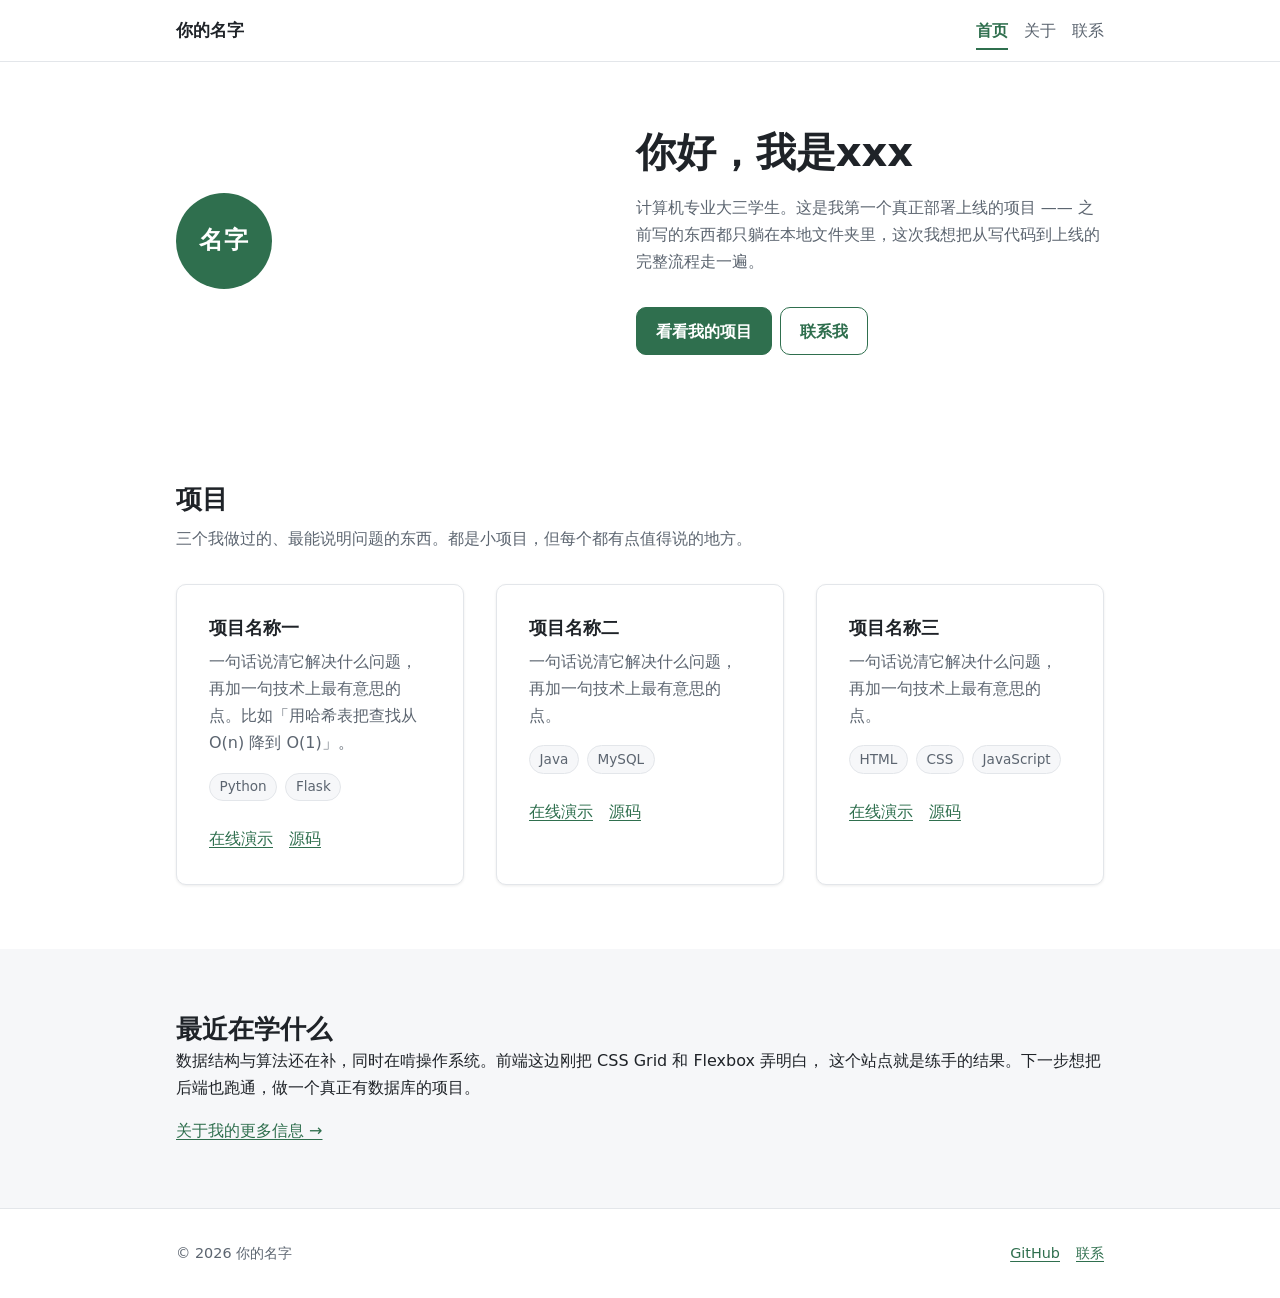
<file: index.html>
<!DOCTYPE html>
<html lang="zh-CN">
<head>
  <meta charset="UTF-8">
  <meta name="viewport" content="width=device-width, initial-scale=1">
  <title>你的名字 — 计算机专业学生</title>
  <meta name="description" content="计算机专业大三学生的个人主页，展示课程项目与练手作品。">
  <link rel="icon" href="favicon.svg">
  <link rel="stylesheet" href="styles/main.css">
  <script defer src="js/main.js"></script>
</head>
<body>
  <a class="skip-link" href="#main">跳到主要内容</a>

  <!-- NAV: 三页保持一致 -->
  <header class="site-header">
    <div class="container header-inner">
      <a class="brand" href="index.html">你的名字</a>

      <button class="nav-toggle" type="button" aria-expanded="false" aria-controls="site-nav">
        <span class="visually-hidden">切换导航菜单</span>
        <span class="nav-toggle-bar" aria-hidden="true"></span>
        <span class="nav-toggle-bar" aria-hidden="true"></span>
        <span class="nav-toggle-bar" aria-hidden="true"></span>
      </button>

      <nav class="nav" id="site-nav" aria-label="主导航">
        <ul class="nav-list">
          <li><a href="index.html" aria-current="page">首页</a></li>
          <li><a href="about.html">关于</a></li>
          <li><a href="contact.html">联系</a></li>
        </ul>
      </nav>
    </div>
  </header>

  <main id="main">
    <section class="hero">
      <div class="container hero-inner">
        <div class="hero-text">
          <h1>你好，我是<b>xxx</b></h1>
          <p class="hero-lead">
            计算机专业大三学生。这是我第一个真正部署上线的项目 ——
            之前写的东西都只躺在本地文件夹里，这次我想把从写代码到上线的完整流程走一遍。
          </p>
          <div class="btn-row">
            <a class="btn" href="#projects">看看我的项目</a>
            <a class="btn btn-ghost" href="contact.html">联系我</a>
          </div>
        </div>
        <!-- 用首字母代替照片，这样第一版不需要任何图片文件。以后换成 <img> 即可。 -->
        <div class="avatar" aria-hidden="true">名字</div>
      </div>
    </section>

    <section class="section" id="projects">
      <div class="container">
        <h2>项目</h2>
        <p class="section-lead">三个我做过的、最能说明问题的东西。都是小项目，但每个都有点值得说的地方。</p>

        <div class="project-grid">
          <!-- TODO: 换成你真实的项目 -->
          <article class="project-card">
            <h3>项目名称一</h3>
            <p>一句话说清它解决什么问题，再加一句技术上最有意思的点。比如「用哈希表把查找从 O(n) 降到 O(1)」。</p>
            <ul class="tag-list">
              <li class="tag">Python</li>
              <li class="tag">Flask</li>
            </ul>
            <p class="card-links">
              <!-- TODO: 真实演示地址 -->
              <a href="#">在线演示</a>
              <!-- TODO: 真实仓库地址 -->
              <a href="#">源码</a>
            </p>
          </article>

          <article class="project-card">
            <h3>项目名称二</h3>
            <p>一句话说清它解决什么问题，再加一句技术上最有意思的点。</p>
            <ul class="tag-list">
              <li class="tag">Java</li>
              <li class="tag">MySQL</li>
            </ul>
            <p class="card-links">
              <a href="#">在线演示</a>
              <a href="#">源码</a>
            </p>
          </article>

          <article class="project-card">
            <h3>项目名称三</h3>
            <p>一句话说清它解决什么问题，再加一句技术上最有意思的点。</p>
            <ul class="tag-list">
              <li class="tag">HTML</li>
              <li class="tag">CSS</li>
              <li class="tag">JavaScript</li>
            </ul>
            <p class="card-links">
              <a href="#">在线演示</a>
              <a href="#">源码</a>
            </p>
          </article>
        </div>
      </div>
    </section>

    <section class="section section-surface">
      <div class="container">
        <h2>最近在学什么</h2>
        <p>
          <!-- TODO: 换成你真实的近况 -->
          数据结构与算法还在补，同时在啃操作系统。前端这边刚把 CSS Grid 和 Flexbox 弄明白，
          这个站点就是练手的结果。下一步想把后端也跑通，做一个真正有数据库的项目。
        </p>
        <p><a href="about.html">关于我的更多信息 →</a></p>
      </div>
    </section>
  </main>

  <!-- FOOTER: 三页保持一致 -->
  <footer class="site-footer">
    <div class="container footer-inner">
      <p>© <span id="year">2026</span> 你的名字</p>
      <ul class="footer-links">
        <li><a href="https://github.com/xchs-666">GitHub</a></li>
        <li><a href="contact.html">联系</a></li>
      </ul>
    </div>
  </footer>
</body>
</html>
</file>
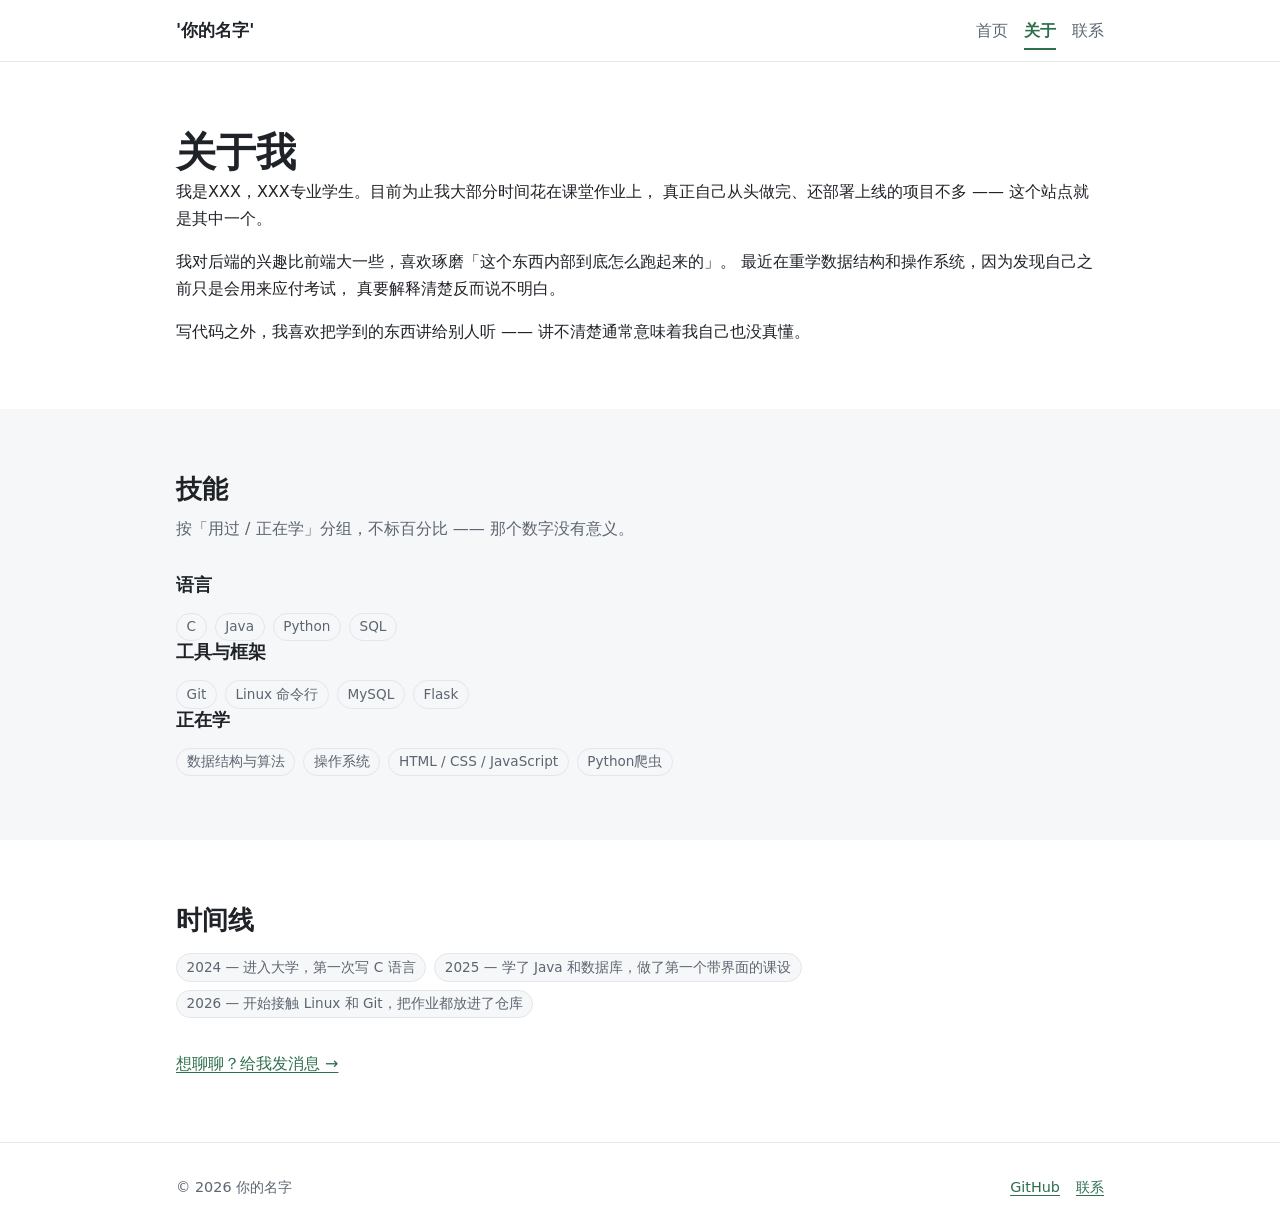
<file: about.html>
<!DOCTYPE html>
<html lang="zh-CN">
<head>
  <meta charset="UTF-8">
  <meta name="viewport" content="width=device-width, initial-scale=1">
  <title>关于 — 你的名字</title>
  <meta name="description" content="关于你的名字：计算机专业大三学生，正在学习什么、做过什么。">
  <link rel="icon" href="favicon.svg">
  <link rel="stylesheet" href="styles/main.css">
  <script defer src="js/main.js"></script>
</head>
<body>
  <a class="skip-link" href="#main">跳到主要内容</a>

  <!-- NAV: 三页保持一致 -->
  <header class="site-header">
    <div class="container header-inner">
      <a class="brand" href="index.html">'你的名字'</a>

      <button class="nav-toggle" type="button" aria-expanded="false" aria-controls="site-nav">
        <span class="visually-hidden">切换导航菜单</span>
        <span class="nav-toggle-bar" aria-hidden="true"></span>
        <span class="nav-toggle-bar" aria-hidden="true"></span>
        <span class="nav-toggle-bar" aria-hidden="true"></span>
      </button>

      <nav class="nav" id="site-nav" aria-label="主导航">
        <ul class="nav-list">
          <li><a href="index.html">首页</a></li>
          <li><a href="about.html" aria-current="page">关于</a></li>
          <li><a href="contact.html">联系</a></li>
        </ul>
      </nav>
    </div>
  </header>

  <main id="main">
    <section class="section">
      <div class="container">
        <h1>关于我</h1>

        <!-- TODO: 全部换成你自己的话。别写得像简历模板，具体一点。 -->
        <p>
          我是XXX，XXX专业学生。目前为止我大部分时间花在课堂作业上，
          真正自己从头做完、还部署上线的项目不多 —— 这个站点就是其中一个。
        </p>
        <p>
          我对后端的兴趣比前端大一些，喜欢琢磨「这个东西内部到底怎么跑起来的」。
          最近在重学数据结构和操作系统，因为发现自己之前只是会用来应付考试，
          真要解释清楚反而说不明白。
        </p>
        <p>
          写代码之外，我喜欢把学到的东西讲给别人听 —— 讲不清楚通常意味着我自己也没真懂。
        </p>
      </div>
    </section>

    <section class="section section-surface">
      <div class="container">
        <h2>技能</h2>
        <p class="section-lead">按「用过 / 正在学」分组，不标百分比 —— 那个数字没有意义。</p>

        <!-- TODO: 换成你真实学过的语言和工具，不会的就别写 -->
        <h3>语言</h3>
        <ul class="tag-list">
          <li class="tag">C</li>
          <li class="tag">Java</li>
          <li class="tag">Python</li>
          <li class="tag">SQL</li>
        </ul>

        <h3>工具与框架</h3>
        <ul class="tag-list">
          <li class="tag">Git</li>
          <li class="tag">Linux 命令行</li>
          <li class="tag">MySQL</li>
          <li class="tag">Flask</li>
        </ul>

        <h3>正在学</h3>
        <ul class="tag-list">
          <li class="tag">数据结构与算法</li>
          <li class="tag">操作系统</li>
          <li class="tag">HTML / CSS / JavaScript</li>
          <li class="tag">Python爬虫</li>
        </ul>
      </div>
    </section>

    <section class="section">
      <div class="container">
        <h2>时间线</h2>
        <!-- TODO: 换成你真实的经历，3~5 条即可。一条一行，不要写成长段落。 -->
        <ul class="tag-list">
          <li class="tag">2024 — 进入大学，第一次写 C 语言</li>
          <li class="tag">2025 — 学了 Java 和数据库，做了第一个带界面的课设</li>
          <li class="tag">2026 — 开始接触 Linux 和 Git，把作业都放进了仓库</li>
        </ul>

        <div class="btn-row">
          <a href="contact.html">想聊聊？给我发消息 →</a>
        </div>
      </div>
    </section>
  </main>

  <!-- FOOTER: 三页保持一致 -->
  <footer class="site-footer">
    <div class="container footer-inner">
      <p>© <span id="year">2026</span> 你的名字</p>
      <ul class="footer-links">
        <li><a href="https://github.com/xchs-666">GitHub</a></li>
        <li><a href="contact.html">联系</a></li>
      </ul>
    </div>
  </footer>
</body>
</html>
</file>
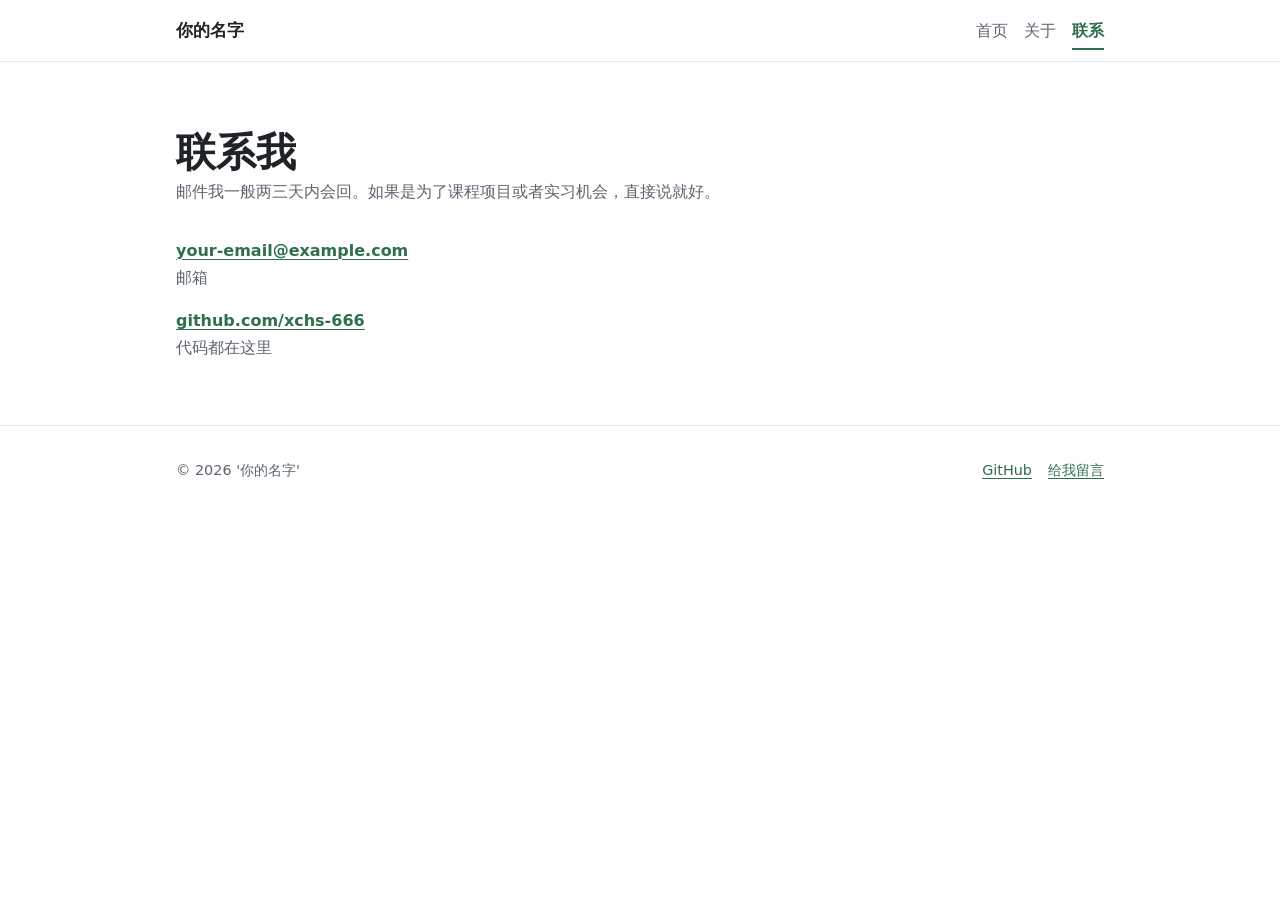
<file: contact.html>
<!DOCTYPE html>
<html lang="zh-CN">
<head>
  <meta charset="UTF-8">
  <meta name="viewport" content="width=device-width, initial-scale=1">
  <title>联系 — xxx</title>
  <meta name="description" content="通过邮箱或 GitHub 联系你的名字。">
  <link rel="icon" href="favicon.svg">
  <link rel="stylesheet" href="styles/main.css">
  <script defer src="js/main.js"></script>
</head>
<body>
  <a class="skip-link" href="#main">跳到主要内容</a>

  <!-- NAV: 三页保持一致 -->
  <header class="site-header">
    <div class="container header-inner">
      <a class="brand" href="index.html">你的名字</a>

      <button class="nav-toggle" type="button" aria-expanded="false" aria-controls="site-nav">
        <span class="visually-hidden">切换导航菜单</span>
        <span class="nav-toggle-bar" aria-hidden="true"></span>
        <span class="nav-toggle-bar" aria-hidden="true"></span>
        <span class="nav-toggle-bar" aria-hidden="true"></span>
      </button>

      <nav class="nav" id="site-nav" aria-label="主导航">
        <ul class="nav-list">
          <li><a href="index.html">首页</a></li>
          <li><a href="about.html">关于</a></li>
          <li><a href="contact.html" aria-current="page">联系</a></li>
        </ul>
      </nav>
    </div>
  </header>

  <main id="main">
    <section class="section">
      <div class="container">
        <h1>联系我</h1>
        <p class="muted">
          邮件我一般两三天内会回。如果是为了课程项目或者实习机会，直接说就好。
        </p>

        <!--
          这里没有留言表单 —— 静态站点收不到表单提交，
          放一个点了没反应的表单比不放更糟。
          直接给邮箱和主页链接是更实在的做法。
        -->
        <ul class="contact-list">
          <li>
            <!-- TODO: 换成你的邮箱。
                 提醒：明文邮箱放在公开页面上会被爬虫抓。建议用专门的邮箱地址，
                 或者只留 GitHub 链接。 -->
            <a href="mailto:your-email@example.com">your-email@example.com</a>
            <p class="muted">邮箱</p>
          </li>
          <li>
            <!-- TODO: 换成你的 GitHub 主页 -->
            <a href="https://github.com/xchs-666">github.com/xchs-666</a>
            <p class="muted">代码都在这里</p>
          </li>
        </ul>
      </div>
    </section>
  </main>

  <!-- FOOTER: 三页保持一致 -->
  <footer class="site-footer">
    <div class="container footer-inner">
      <p>© <span id="year">2026</span> '你的名字'</p>
      <ul class="footer-links">
        <li><a href="https://github.com/xchs-666">GitHub</a></li>
        <li><a href="leave_a_message.html">给我留言</a></li>
      </ul>
    </div>
  </footer>
</body>
</html>
</file>
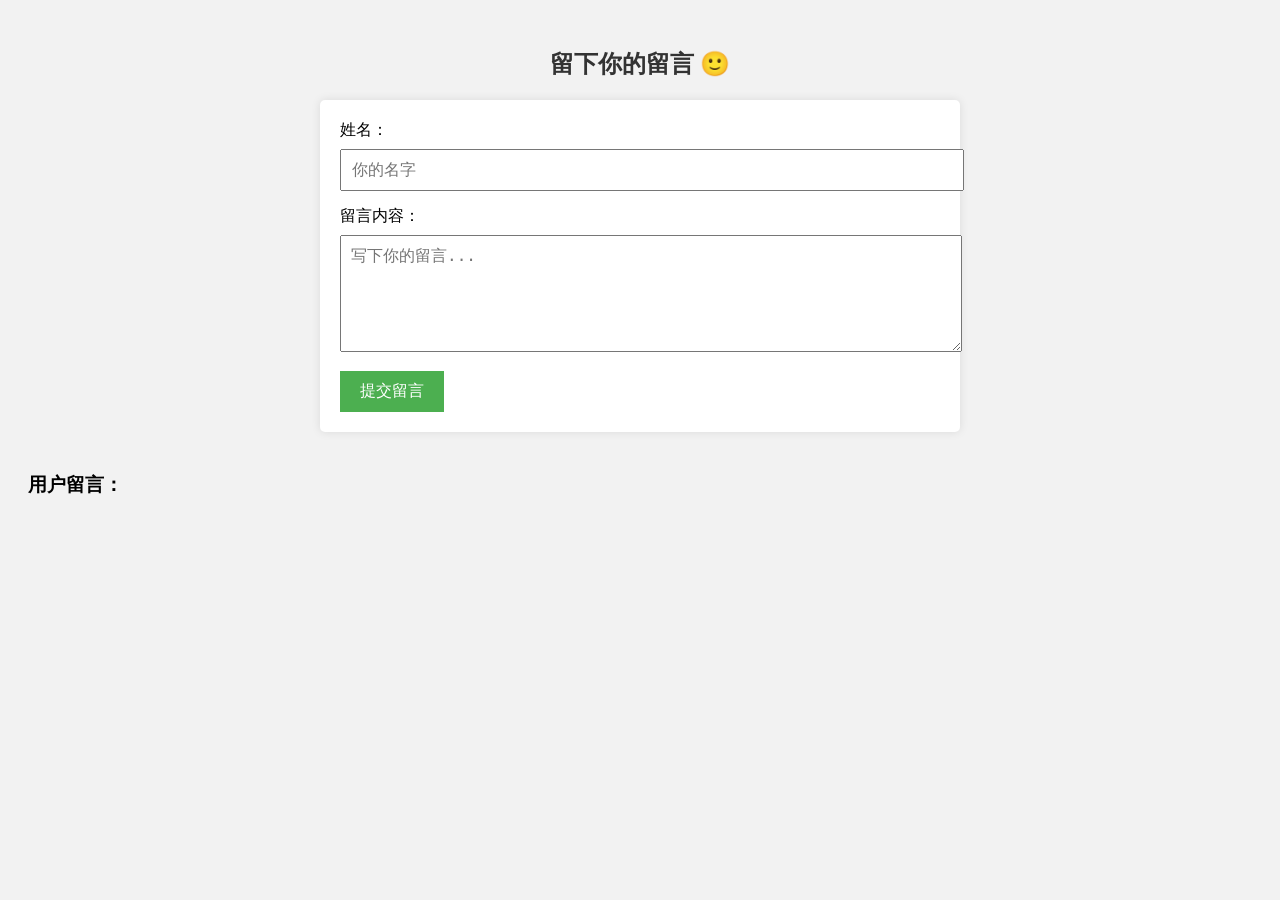
<file: leave_a_message.html>
<!DOCTYPE html>
<html lang="zh">
<head>
  <meta charset="UTF-8">
  <title>留言页面</title>
  <style>
    body {
      font-family: Arial, sans-serif;
      background: #f2f2f2;
      padding: 20px;
    }
    h2 {
      color: #333;
      text-align: center;
    }
    form {
      max-width: 600px;
      margin: 0 auto;
      background: white;
      padding: 20px;
      border-radius: 5px;
      box-shadow: 0 0 10px rgba(0,0,0,0.1);
    }
    label {
      display: block;
      margin-bottom: 8px;
    }
    input, textarea {
      width: 100%;
      margin-bottom: 15px;
      padding: 10px;
      font-size: 16px;
    }
    button {
      padding: 10px 20px;
      font-size: 16px;
      background: #4caf50;
      color: white;
      border: none;
      cursor: pointer;
    }
    button:hover {
      background: #45a049;
    }
  </style>
</head>
<body>
  <h2>留下你的留言 🙂</h2>
  <form id="messageForm">
    <label for="name">姓名：</label>
    <input type="text" id="name" name="name" placeholder="你的名字" required />

    <label for="message">留言内容：</label>
    <textarea id="message" name="message" rows="5" placeholder="写下你的留言..." required></textarea>

    <button type="submit">提交留言</button>
  </form>

  <h3 style="margin-top: 40px;">用户留言：</h3>
  <div id="messages"></div>

  <script>
    const form = document.getElementById('messageForm');
    const messagesDiv = document.getElementById('messages');

    form.addEventListener('submit', function (e) {
      e.preventDefault();

      const name = document.getElementById('name').value;
      const message = document.getElementById('message').value;

      const entry = `<div><strong>${name}:</strong> ${message}</div>`;
      messagesDiv.innerHTML += entry;

      // 清空输入框
      form.reset();

      // 保存留言到 local storage（这是“保存”的方式，但 GitHub 不保存）
      localStorage.setItem('messages', JSON.stringify([...JSON.parse(localStorage.getItem('messages') || '[]'), { name, message }]));
    });

    // 页面加载时读取留言
    window.onload = function () {
      const messages = JSON.parse(localStorage.getItem('messages') || '[]');
      messages.forEach(msg => {
        const entry = `<div><strong>${msg.name}:</strong> ${msg.message}</div>`;
        messagesDiv.innerHTML += entry;
      });
    };
  </script>
</body>
</html>
</file>
<file: styles/main.css>
/* ==========================================================================
   1. Reset & base
   ========================================================================== */

*,
*::before,
*::after {
  box-sizing: border-box;
}

html {
  -webkit-text-size-adjust: 100%;
}

body,
h1, h2, h3, p, ul, figure {
  margin: 0;
}

ul {
  padding: 0;
  list-style: none;
}

img {
  max-width: 100%;
  display: block;
}


/* ==========================================================================
   2. Design tokens
   所有颜色、间距、字号都从这里取。改一处，全站跟着变。
   ========================================================================== */

:root {
  /* 颜色 */
  --color-bg:      #ffffff;
  --color-surface: #f6f7f9;
  --color-text:    #1f2328;
  --color-muted:   #5c6570;
  --color-accent:  #2f6f4e;
  --color-border:  #e3e6ea;

  /* 字体 */
  --font-body: system-ui, -apple-system, "Segoe UI", Roboto,
               "Microsoft YaHei", Arial, sans-serif;

  /* 间距（尺码名比数字好读） */
  --space-sm: 0.5rem;
  --space-md: 1rem;
  --space-lg: 2rem;
  --space-xl: 4rem;

  /* 形状 */
  --max-width: 960px;
  --radius: 10px;
  --shadow: 0 1px 3px rgb(0 0 0 / 8%);
}


/* ==========================================================================
   3. Base elements
   ========================================================================== */

body {
  font-family: var(--font-body);
  font-size: 1rem;
  line-height: 1.7;
  color: var(--color-text);
  background: var(--color-bg);
}

h1, h2, h3 {
  line-height: 1.3;
  font-weight: 650;
}

h1 { font-size: 1.75rem; }
h2 { font-size: 1.4rem; }
h3 { font-size: 1.1rem; }

p + p {
  margin-top: var(--space-md);
}

a {
  color: var(--color-accent);
  text-decoration-thickness: 1px;
  text-underline-offset: 3px;
}

a:hover {
  text-decoration-thickness: 2px;
}

/* 键盘聚焦时给个明确的视觉反馈 */
:focus-visible {
  outline: 3px solid var(--color-accent);
  outline-offset: 2px;
  border-radius: 3px;
}


/* ==========================================================================
   4. Layout
   ========================================================================== */

.container {
  max-width: var(--max-width);
  margin: 0 auto;
  padding: 0 var(--space-md);
}

.section {
  padding: var(--space-xl) 0;
}

.section-surface {
  background: var(--color-surface);
}

.section-lead {
  color: var(--color-muted);
  margin-top: var(--space-sm);
  margin-bottom: var(--space-lg);
}

/* 一行代码搞定响应式列数：手机 1 列、平板 2 列、桌面 3 列，不用写媒体查询 */
.project-grid {
  display: grid;
  grid-template-columns: repeat(auto-fit, minmax(260px, 1fr));
  gap: var(--space-lg);
}


/* ==========================================================================
   5. Components
   ========================================================================== */

/* --- 跳转链接：平时藏起来，Tab 聚焦时出现 --- */
.skip-link {
  position: absolute;
  left: -9999px;
  top: 0;
  z-index: 10;
  padding: var(--space-sm) var(--space-md);
  background: var(--color-accent);
  color: #fff;
  text-decoration: none;
}

.skip-link:focus {
  left: 0;
}

/* --- 页头 --- */
.site-header {
  border-bottom: 1px solid var(--color-border);
  background: var(--color-bg);
}

.header-inner {
  display: flex;
  align-items: center;
  justify-content: space-between;
  flex-wrap: wrap;
  gap: var(--space-sm);
  padding-top: var(--space-md);
  padding-bottom: var(--space-md);
}

.brand {
  font-weight: 650;
  font-size: 1.05rem;
  color: var(--color-text);
  text-decoration: none;
}

/* --- 导航 --- */
.nav-list {
  display: flex;
  gap: var(--space-md);
}

.nav-list a {
  color: var(--color-muted);
  text-decoration: none;
  padding: var(--space-sm) 0;
}

.nav-list a:hover {
  color: var(--color-text);
}

/* 当前页高亮：靠 HTML 里的 aria-current，不需要 JS */
.nav-list a[aria-current="page"] {
  color: var(--color-accent);
  font-weight: 650;
  border-bottom: 2px solid var(--color-accent);
}

/* --- 汉堡按钮：手机上显示，桌面隐藏 --- */
.nav-toggle {
  display: inline-flex;
  flex-direction: column;
  justify-content: center;
  gap: 5px;
  width: 44px;
  height: 44px;
  padding: 0 10px;
  background: none;
  border: 1px solid var(--color-border);
  border-radius: var(--radius);
  cursor: pointer;
}

.nav-toggle-bar {
  display: block;
  height: 2px;
  background: var(--color-text);
  border-radius: 2px;
}

/* --- Hero --- */
.hero {
  padding: var(--space-xl) 0;
}

.hero-inner {
  display: flex;
  flex-direction: column;
  gap: var(--space-lg);
  align-items: flex-start;
}

.hero-lead {
  margin-top: var(--space-md);
  color: var(--color-muted);
  max-width: 46ch;
}

/* 用首字母占位，避免第一版依赖图片文件 */
.avatar {
  display: grid;
  place-items: center;
  width: 96px;
  height: 96px;
  flex-shrink: 0;
  border-radius: 50%;
  background: var(--color-accent);
  color: #fff;
  font-weight: 650;
  font-size: 1.5rem;
  letter-spacing: 1px;
}

/* --- 按钮 --- */
.btn-row {
  display: flex;
  flex-wrap: wrap;
  gap: var(--space-sm);
  margin-top: var(--space-lg);
}

.btn {
  display: inline-block;
  padding: 0.6rem 1.2rem;
  border: 1px solid var(--color-accent);
  border-radius: var(--radius);
  background: var(--color-accent);
  color: #fff;
  text-decoration: none;
  font-weight: 600;
}

.btn:hover {
  opacity: 0.88;
}

.btn-ghost {
  background: transparent;
  color: var(--color-accent);
}

.btn-ghost:hover {
  background: var(--color-surface);
  opacity: 1;
}

/* --- 项目卡片 --- */
.project-card {
  display: flex;
  flex-direction: column;
  padding: var(--space-lg);
  border: 1px solid var(--color-border);
  border-radius: var(--radius);
  background: var(--color-bg);
  box-shadow: var(--shadow);
}

.project-card p {
  margin-top: var(--space-sm);
  color: var(--color-muted);
}

.tag-list {
  display: flex;
  flex-wrap: wrap;
  gap: var(--space-sm);
  margin-top: var(--space-md);
}

.tag {
  padding: 0.15rem 0.6rem;
  border-radius: 999px;
  background: var(--color-surface);
  border: 1px solid var(--color-border);
  color: var(--color-muted);
  font-size: 0.85rem;
  line-height: 1.6;
}

.card-links {
  display: flex;
  gap: var(--space-md);
  /* margin-top:auto 把链接压到卡片底部，卡片高度不齐时也能对齐 */
  margin-top: auto;
  padding-top: var(--space-md);
}

/* --- 联系列表 --- */
.contact-list {
  display: grid;
  gap: var(--space-md);
  margin-top: var(--space-lg);
}

.contact-list a {
  font-weight: 600;
}

/* --- 页脚 --- */
.site-footer {
  border-top: 1px solid var(--color-border);
  padding: var(--space-lg) 0;
  color: var(--color-muted);
  font-size: 0.9rem;
}

.footer-inner {
  display: flex;
  flex-wrap: wrap;
  gap: var(--space-sm) var(--space-md);
  align-items: center;
  justify-content: space-between;
}

.footer-links {
  display: flex;
  gap: var(--space-md);
}


/* ==========================================================================
   6. Utilities
   只有两个。工具类一旦多过组件类，你就是在手搓一个更差的 Tailwind。
   ========================================================================== */

.visually-hidden {
  position: absolute;
  width: 1px;
  height: 1px;
  padding: 0;
  margin: -1px;
  overflow: hidden;
  clip-path: inset(50%);
  white-space: nowrap;
}

.muted {
  color: var(--color-muted);
}


/* ==========================================================================
   7. Media queries
   全部集中在文件末尾，断点散乱时一眼可见。
   注意：媒体查询条件里不能用 var()，必须硬编码数字。
   ========================================================================== */

/* 640px：手机 / 桌面的分界。
   以下（基础规则里）导航折叠、汉堡显示、hero 纵向堆叠；
   以上恢复成横向。 */
@media (min-width: 640px) {
  h1 { font-size: 2.5rem; }
  h2 { font-size: 1.6rem; }

  .hero-inner {
    flex-direction: row-reverse;
    align-items: center;
    justify-content: space-between;
    gap: var(--space-xl);
  }

  .nav-toggle {
    display: none;
  }

  /* 桌面端导航始终可见，覆盖掉 JS 切换的 is-open 状态 */
  .nav {
    display: block;
  }
}

/* 640px 以下：导航默认收起，靠 .is-open 展开 */
@media (max-width: 639px) {
  .nav {
    display: none;
    width: 100%;
  }

  .nav.is-open {
    display: block;
  }

  .nav-list {
    flex-direction: column;
    gap: 0;
  }

  .nav-list a {
    display: block;
    padding: var(--space-sm) 0;
    border-bottom: 1px solid var(--color-border);
  }

  .nav-list a[aria-current="page"] {
    border-bottom-color: var(--color-border);
  }
}
</file>
